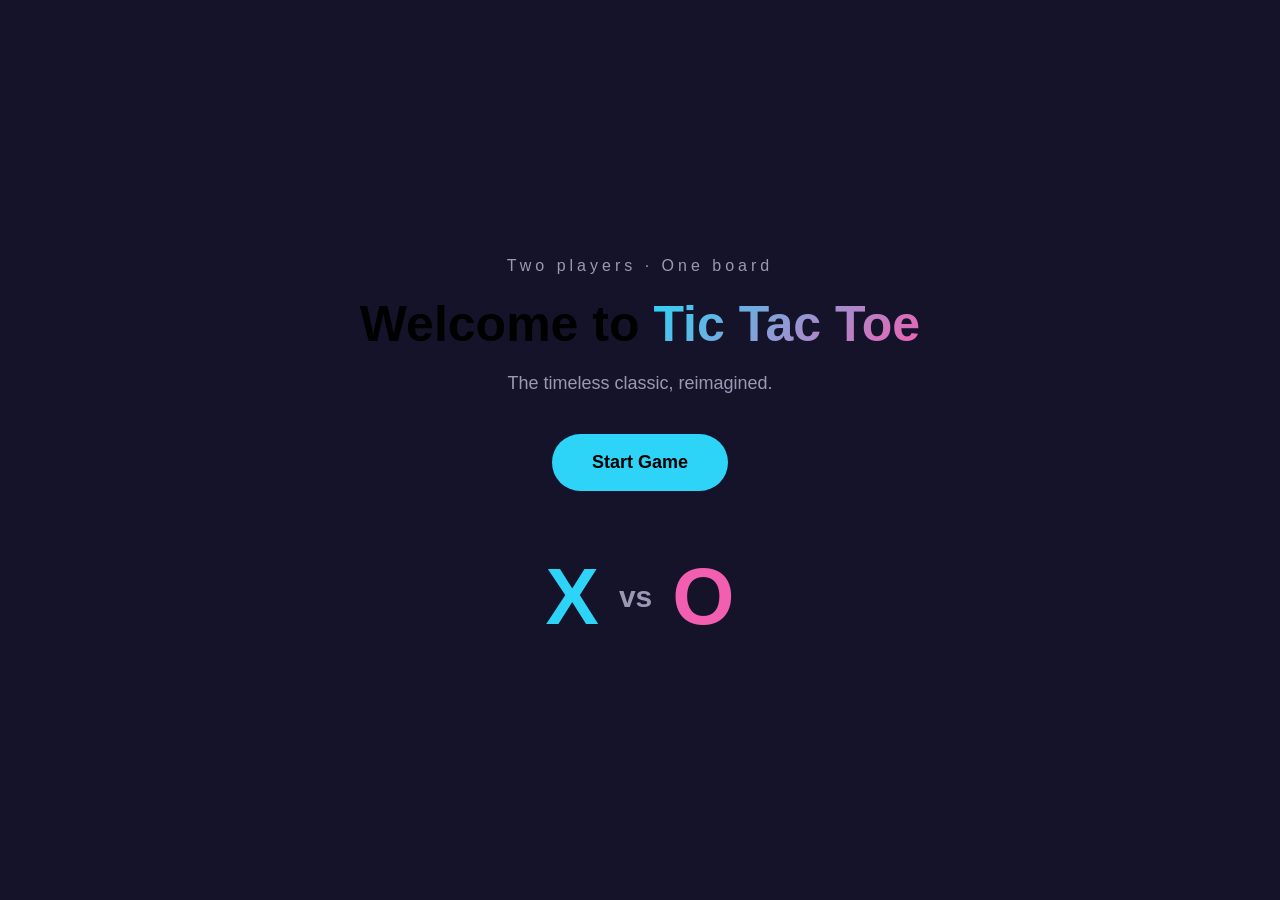
<file: index.html>
<!DOCTYPE html>
<html lang="en">
<head>
<meta charset="UTF-8">
<meta name="viewport" content="width=device-width, initial-scale=1.0">
<title>Tic Tac Toe</title>

<link rel="stylesheet" href="css/home.css">
</head>
<body>

<main class="hero">

    <p class="eyebrow">
        Two players · One board
    </p>

    <h1>
    Welcome to
        <span>Tic Tac Toe</span>
    </h1>

    <p class="subtitle">
        The timeless classic, reimagined.
    </p>

    <button id="startBtn">
        Start Game
    </button>

    <!-- Modal -->
    <div id="gameModal" class="modal hidden">

        <div class="modal-content">

            <div id="playerSection">

                <h2>Select Players</h2>

                <button class="playerBtn" data-players="1">
                    1 Player
                </button>

                <button class="playerBtn" data-players="2">
                    2 Players
                </button>

            </div>

            <div id="difficultySection" class="hidden">

                <h2>Select Difficulty</h2>

                <button class="difficultyBtn" data-difficulty="easy">
                    Easy
                </button>

                <button class="difficultyBtn" data-difficulty="medium">
                    Medium
                </button>

                <button class="difficultyBtn" data-difficulty="impossible">
                    Impossible
                </button>

            </div>

        </div>

    </div>

    <div class="vs">
        <span class="x">X</span>
        <span class="text">vs</span>
        <span class="o">O</span>
    </div>

</main>

<script src="js/home.js"></script>

</body>
</html>
</file>
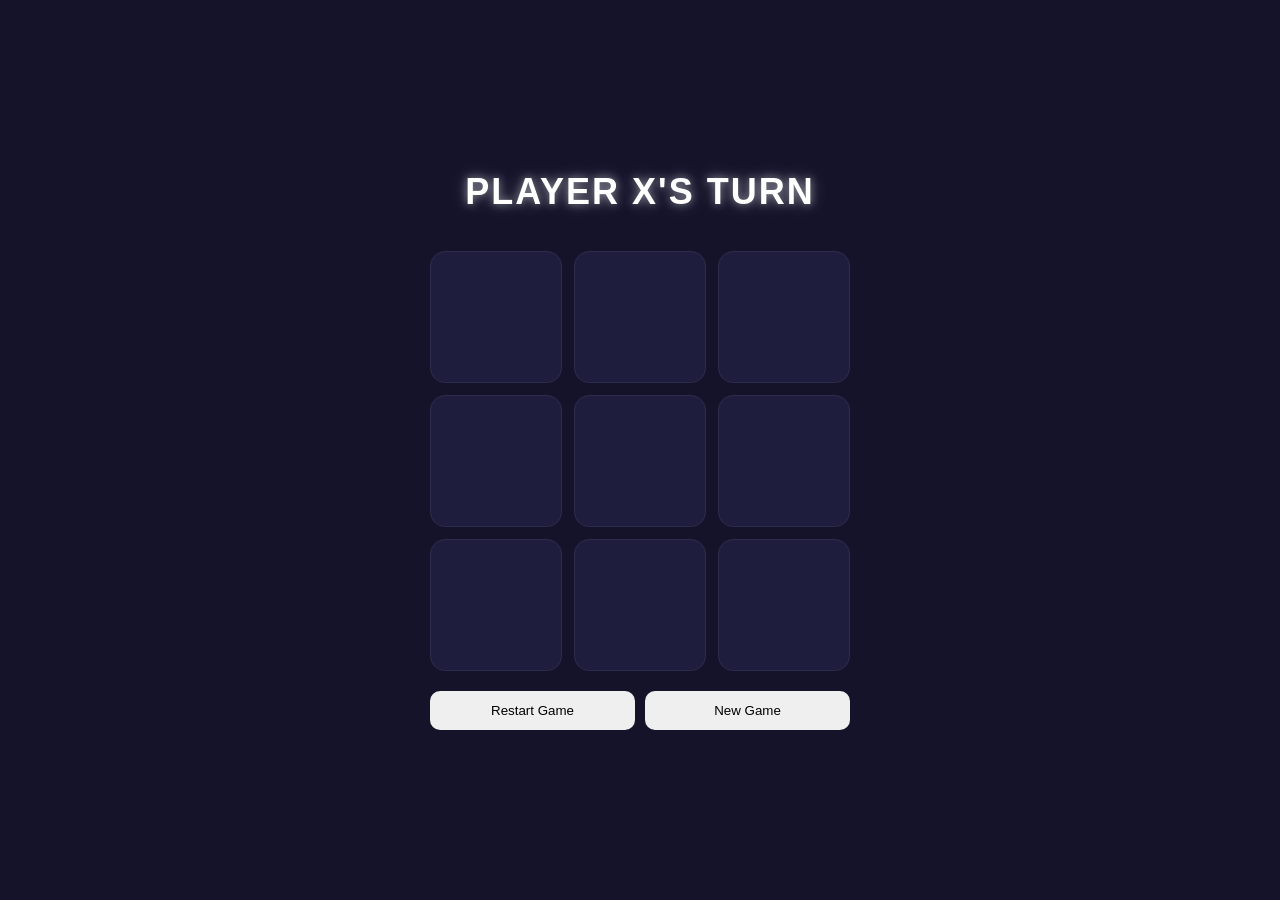
<file: pages/game.html>
<!DOCTYPE html>
<html lang="en">
<head>

<meta charset="UTF-8">
<meta name="viewport"
content="width=device-width, initial-scale=1.0">

<title>Tic Tac Toe</title>

<link rel="stylesheet"
href="../css/game.css">

</head>
<body>

<div class="game-wrap">

    <div id="status">
        Player X's Turn
    </div>

    <div class="board">

        <button class="cell"
        data-index="0"></button>

        <button class="cell"
        data-index="1"></button>

        <button class="cell"
        data-index="2"></button>

        <button class="cell"
        data-index="3"></button>

        <button class="cell"
        data-index="4"></button>

        <button class="cell"
        data-index="5"></button>

        <button class="cell"
        data-index="6"></button>

        <button class="cell"
        data-index="7"></button>

        <button class="cell"
        data-index="8"></button>

    </div>

    <div id="overlay" class="overlay hidden">
        <div id="resultText"></div>
    </div>

    <div class="actions">

        <button id="restartBtn">
            Restart Game
        </button>

        <button id="newGameBtn">
            New Game
        </button>

    </div>

</div>

<script src="../js/game.js"></script>

</body>
</html>
</file>
<file: css/home.css>
:root{
    --bg:#14132a;
    --text:#ffffff;
    --muted:#9a99b3;

    --x:#2dd4f7;
    --o:#f25fb1;

    --gradient:
    linear-gradient(
        135deg,
        var(--x),
        var(--o)
    );
}

*{
    margin:0;
    padding:0;
    box-sizing:border-box;
}

body{
    min-height:100vh;

    display:flex;
    justify-content:center;
    align-items:center;

    background:var(--bg);

    font-family:Arial, Helvetica, sans-serif;
}

.hero{
    text-align:center;
    max-width:700px;
}

.eyebrow{
    color:var(--muted);
    letter-spacing:4px;
    margin-bottom:20px;
}

h1{
    font-size:50px;
    margin-bottom:20px;
}

h1 span{
    background:var(--gradient);
    -webkit-background-clip: text;
    background-clip: text;
    color:transparent;
}

.subtitle{
    color:var(--muted);
    font-size:18px;
    margin-bottom:40px;
}

button{
    padding:18px 40px;

    border:none;
    border-radius:999px;

    background:var(--x);

    font-size:18px;
    font-weight:bold;

    cursor:pointer;
}

.vs{
    margin-top:60px;

    display:flex;
    justify-content:center;
    align-items:center;
    gap:20px;

    font-size:80px;
    font-weight:bold;
}

.x{
    color:var(--x);
}

.o{
    color:var(--o);
}

.text{
    font-size:30px;
    color:var(--muted);
}

.hidden {
    display: none !important;
}

.modal {
    position: fixed;
    inset: 0;
    background: rgba(0,0,0,0.6);

    display: flex;
    justify-content: center;
    align-items: center;
}

.modal-content {
    background: white;
    padding: 2rem;
    border-radius: 12px;
    text-align: center;
    min-width: 300px;
}

.modal-content button {
    display: block;
    width: 100%;
    margin: 10px 0;
    padding: 12px;
    cursor: pointer;
}
</file>
<file: css/game.css>
:root{
    --bg:#14132a;

    --x:#2dd4f7;
    --o:#f25fb1;

    --border:#2e2c4d;
    --text:#ffffff;
}

*{
    margin:0;
    padding:0;
    box-sizing:border-box;
}

body{
    min-height:100vh;

    display:flex;
    justify-content:center;
    align-items:center;

    background:var(--bg);

    font-family:Arial, Helvetica, sans-serif;
}

.game-wrap{
    width:420px;
}

h1{
    text-align:center;
    margin-bottom:20px;
    color:white;
}

#status{
    text-align:center;

    color:white;

    font-size:36px;
    font-weight:800;

    letter-spacing:2px;

    margin-bottom:30px;

    min-height:50px;

    text-transform:uppercase;

    text-shadow:
        0 0 8px rgba(255,255,255,.5),
        0 0 20px rgba(255,255,255,.25);
}

.board{
    display:grid;

    grid-template-columns:
    repeat(3,1fr);

    gap:12px;
}

.cell{
    aspect-ratio:1;

    border-radius:15px;

    border:1px solid var(--border);

    background:#1f1d3d;

    font-size:60px;
    font-weight:bold;

    cursor:pointer;
}

.cell.x{
    color:var(--x);
}

.cell.o{
    color:var(--o);
}

.actions{
    display:flex;
    gap:10px;

    margin-top:20px;
}

.actions button{
    flex:1;

    padding:12px;

    border:none;
    border-radius:10px;

    cursor:pointer;
}

.overlay{
    position:fixed;
    inset:0;

    background:rgba(0,0,0,.75);

    display:flex;
    justify-content:center;
    align-items:center;

    z-index:100;
}

.hidden{
    display:none;
}

#resultText{
    font-size:80px;
    font-weight:bold;
    color:white;

    animation:pop .5s ease;
}

@keyframes pop{

    from{
        transform:scale(.3);
        opacity:0;
    }

    to{
        transform:scale(1);
        opacity:1;
    }

}

@keyframes fadeIn{

    from{
        opacity:0;
        transform:translateY(-10px);
    }

    to{
        opacity:1;
        transform:translateY(0);
    }

}
</file>
